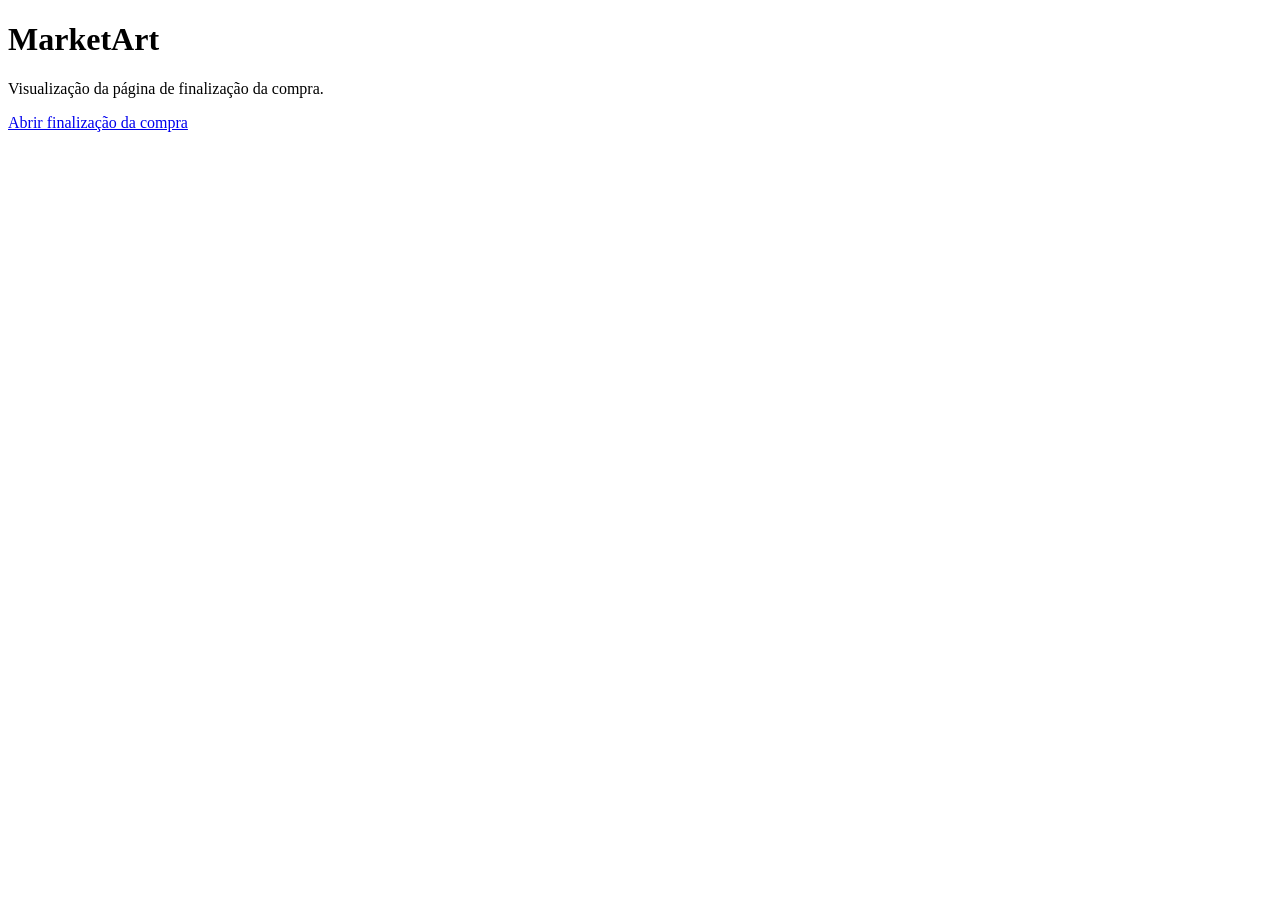
<file: index.html>
<!DOCTYPE html>
<html lang="pt-br">
<head>
    <meta charset="UTF-8">
    <meta name="viewport" content="width=device-width, initial-scale=1.0">
    <title>MarketArt | Visualização</title>
</head>
<body>
    <h1>MarketArt</h1>
    <p>Visualização da página de finalização da compra.</p>
    <p><a href="trabalho%201.0/index.html">Abrir finalização da compra</a></p>
</body>
</html>
</file>
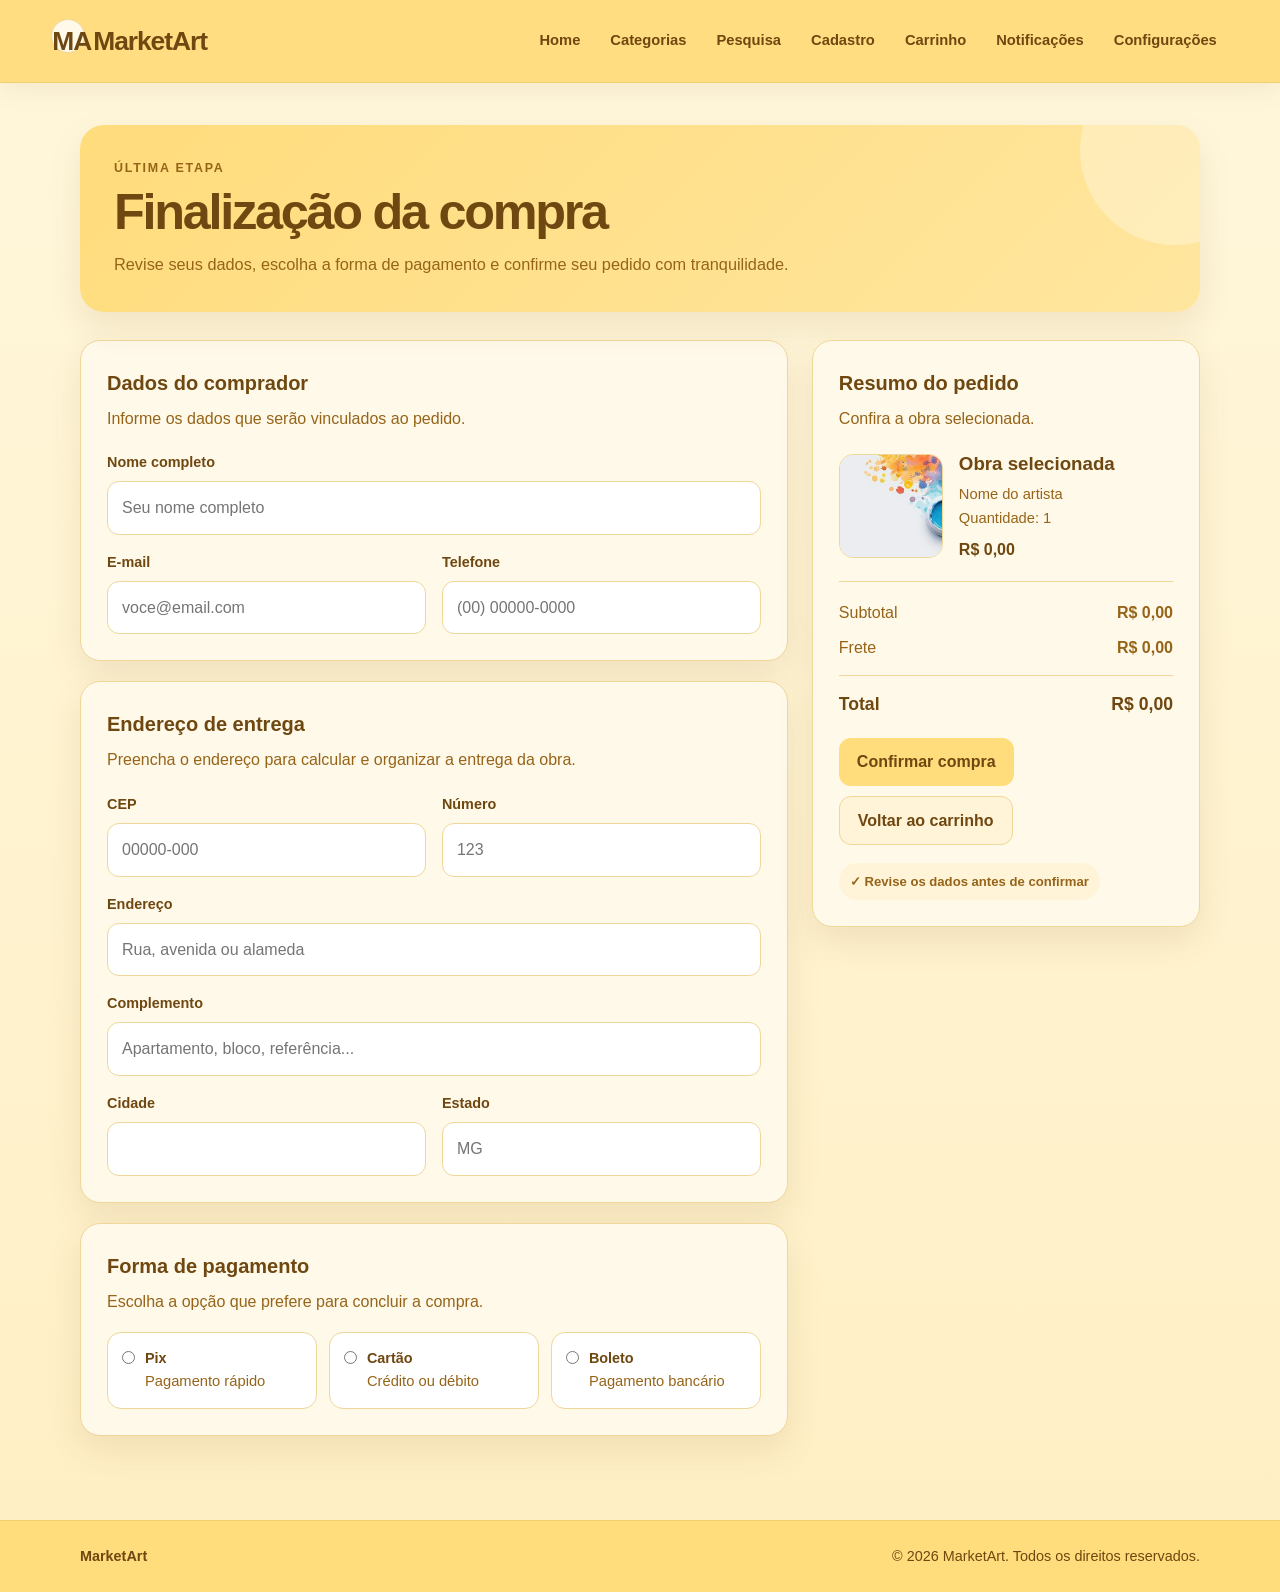
<file: trabalho 1.0/index.html>
<!DOCTYPE html>
<html lang="pt-br">
<head>
    <meta charset="UTF-8">
    <meta name="viewport" content="width=device-width, initial-scale=1.0">
    <title>Finalização da compra | MarketArt</title>
    <link rel="stylesheet" href="css/luiza.css">
</head>
<body>
    <header class="site-header">
        <div class="nav-shell">
            <a class="brand" href="pages/checkout.html"><span>MA</span>MarketArt</a>
            <nav aria-label="Navegação principal">
                <a href="pages/checkout.html">Home</a>
                <a href="pages/categorias.html">Categorias</a>
                <a href="pages/pesquisa.html">Pesquisa</a>
                <a href="pages/cadastro.html">Cadastro</a>
                <a href="pages/carrinho.html">Carrinho</a>
                <a href="pages/notificacoes.html">Notificações</a>
                <a href="pages/configuracoes.html">Configurações</a>
            </nav>
        </div>
    </header>

    <main>
        <section class="page-intro">
            <p class="eyebrow">Última etapa</p>
            <h1>Finalização da compra</h1>
            <p>Revise seus dados, escolha a forma de pagamento e confirme seu pedido com tranquilidade.</p>
        </section>

        <div class="checkout-layout">
            <div class="checkout-main">
                <section class="card">
                    <h2>Dados do comprador</h2>
                    <p class="section-copy">Informe os dados que serão vinculados ao pedido.</p>
                    <form class="form-grid">
                        <div class="field full">
                            <label for="nome">Nome completo</label>
                            <input type="text" id="nome" name="nome" placeholder="Seu nome completo" required>
                        </div>
                        <div class="field">
                            <label for="email">E-mail</label>
                            <input type="email" id="email" name="email" placeholder="voce@email.com" required>
                        </div>
                        <div class="field">
                            <label for="telefone">Telefone</label>
                            <input type="tel" id="telefone" name="telefone" placeholder="(00) 00000-0000">
                        </div>
                    </form>
                </section>

                <section class="card">
                    <h2>Endereço de entrega</h2>
                    <p class="section-copy">Preencha o endereço para calcular e organizar a entrega da obra.</p>
                    <form class="form-grid">
                        <div class="field">
                            <label for="cep">CEP</label>
                            <input type="text" id="cep" name="cep" placeholder="00000-000" required>
                        </div>
                        <div class="field">
                            <label for="numero">Número</label>
                            <input type="text" id="numero" name="numero" placeholder="123" required>
                        </div>
                        <div class="field full">
                            <label for="endereco">Endereço</label>
                            <input type="text" id="endereco" name="endereco" placeholder="Rua, avenida ou alameda" required>
                        </div>
                        <div class="field full">
                            <label for="complemento">Complemento</label>
                            <input type="text" id="complemento" name="complemento" placeholder="Apartamento, bloco, referência...">
                        </div>
                        <div class="field">
                            <label for="cidade">Cidade</label>
                            <input type="text" id="cidade" name="cidade" required>
                        </div>
                        <div class="field">
                            <label for="estado">Estado</label>
                            <input type="text" id="estado" name="estado" placeholder="MG" required>
                        </div>
                    </form>
                </section>

                <section class="card">
                    <h2>Forma de pagamento</h2>
                    <p class="section-copy">Escolha a opção que prefere para concluir a compra.</p>
                    <form class="payment-options">
                        <div class="radio-option">
                            <input type="radio" id="pix" name="pagamento" value="pix" required>
                            <label for="pix"><strong>Pix</strong><br><span class="muted">Pagamento rápido</span></label>
                        </div>
                        <div class="radio-option">
                            <input type="radio" id="cartao" name="pagamento" value="cartao">
                            <label for="cartao"><strong>Cartão</strong><br><span class="muted">Crédito ou débito</span></label>
                        </div>
                        <div class="radio-option">
                            <input type="radio" id="boleto" name="pagamento" value="boleto">
                            <label for="boleto"><strong>Boleto</strong><br><span class="muted">Pagamento bancário</span></label>
                        </div>
                    </form>
                </section>
            </div>

            <aside class="card order-summary">
                <h2>Resumo do pedido</h2>
                <p class="section-copy">Confira a obra selecionada.</p>

                <article class="order-item">
                    <img src="img/banner_art.jpg" alt="Imagem ilustrativa da obra selecionada">
                    <div>
                        <h3>Obra selecionada</h3>
                        <p class="muted">Nome do artista</p>
                        <p class="muted">Quantidade: 1</p>
                        <p class="price">R$ 0,00</p>
                    </div>
                </article>

                <div class="summary-lines">
                    <div class="summary-line"><span>Subtotal</span><strong>R$ 0,00</strong></div>
                    <div class="summary-line"><span>Frete</span><strong>R$ 0,00</strong></div>
                    <div class="summary-line total"><span>Total</span><span>R$ 0,00</span></div>
                </div>

                <div class="btn-row">
                    <button type="button">Confirmar compra</button>
                    <a class="btn secondary" href="pages/carrinho.html">Voltar ao carrinho</a>
                </div>

                <span class="info-badge">✓ Revise os dados antes de confirmar</span>
            </aside>
        </div>
    </main>

    <footer>
        <div class="footer-shell">
            <strong>MarketArt</strong>
            <span>&copy; 2026 MarketArt. Todos os direitos reservados.</span>
        </div>
    </footer>
</body>
</html>
</file>
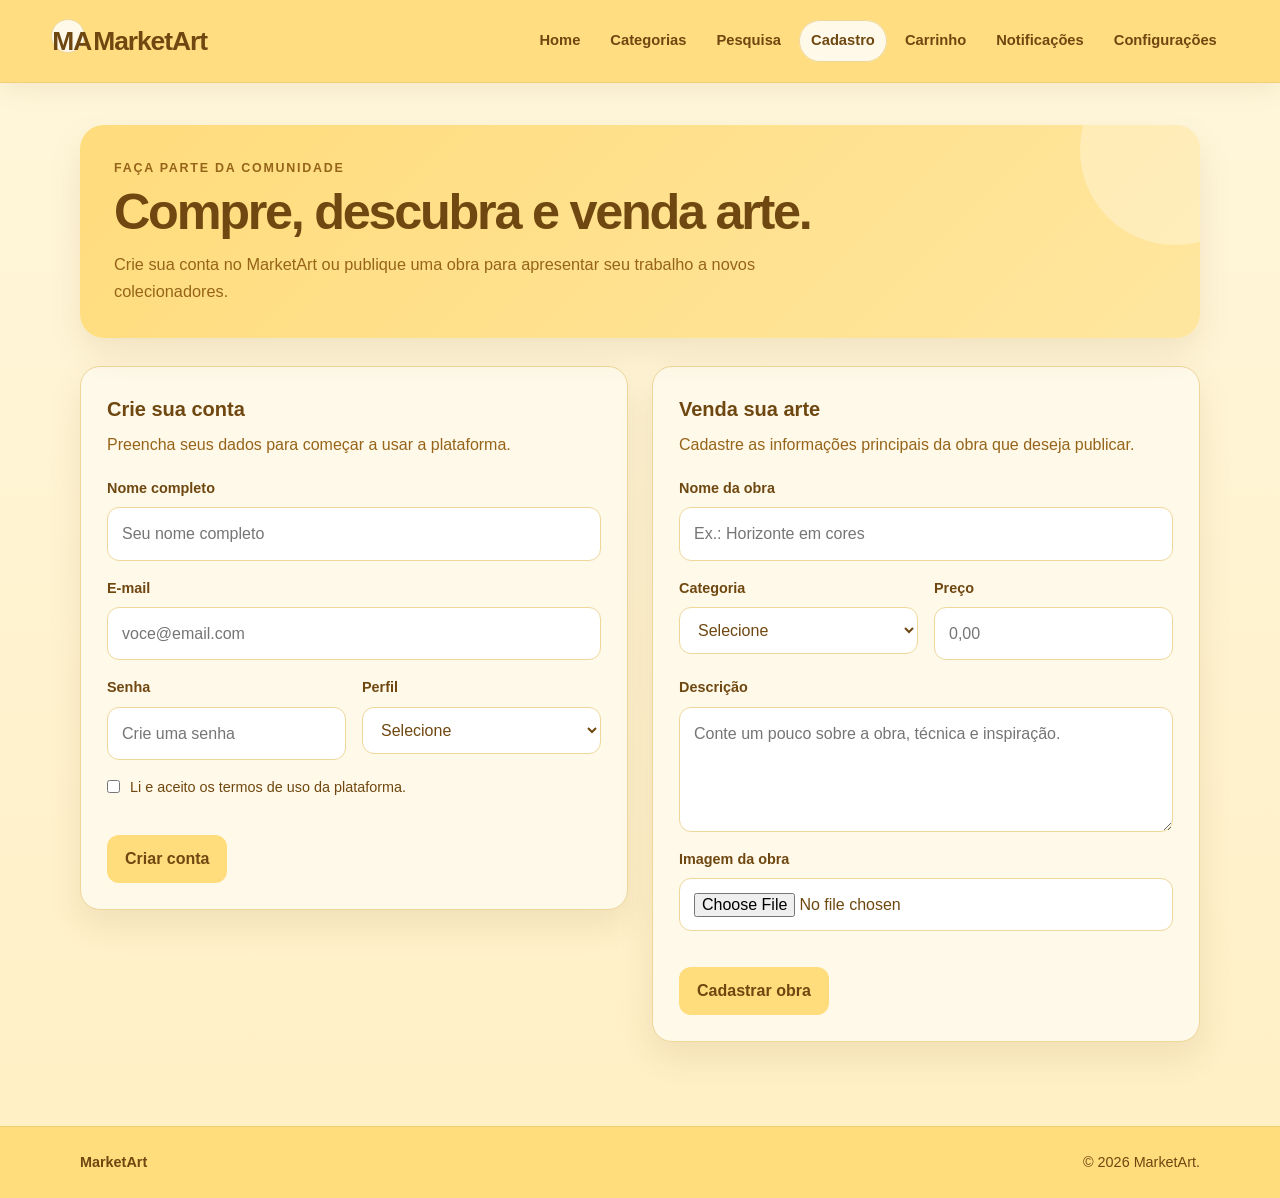
<file: trabalho 1.0/pages/cadastro.html>
<!DOCTYPE html>
<html lang="pt-br">
<head>
    <meta charset="UTF-8">
    <meta name="viewport" content="width=device-width, initial-scale=1.0">
    <title>Cadastro | MarketArt</title>
    <link rel="stylesheet" href="../css/luiza.css">
</head>
<body>
    <header class="site-header">
        <div class="nav-shell">
            <a class="brand" href="checkout.html"><span>MA</span>MarketArt</a>
            <nav aria-label="Navegação principal">
                <a href="checkout.html">Home</a>
                <a href="categorias.html">Categorias</a>
                <a href="pesquisa.html">Pesquisa</a>
                <a class="active" href="cadastro.html">Cadastro</a>
                <a href="carrinho.html">Carrinho</a>
                <a href="notificacoes.html">Notificações</a>
                <a href="configuracoes.html">Configurações</a>
            </nav>
        </div>
    </header>

    <main>
        <section class="page-intro">
            <p class="eyebrow">Faça parte da comunidade</p>
            <h1>Compre, descubra e venda arte.</h1>
            <p>Crie sua conta no MarketArt ou publique uma obra para apresentar seu trabalho a novos colecionadores.</p>
        </section>

        <div class="account-grid">
            <section class="card">
                <h2>Crie sua conta</h2>
                <p class="section-copy">Preencha seus dados para começar a usar a plataforma.</p>

                <form class="form-grid">
                    <div class="field full">
                        <label for="nome">Nome completo</label>
                        <input type="text" id="nome" name="nome" placeholder="Seu nome completo" required>
                    </div>
                    <div class="field full">
                        <label for="email">E-mail</label>
                        <input type="email" id="email" name="email" placeholder="voce@email.com" required>
                    </div>
                    <div class="field">
                        <label for="senha">Senha</label>
                        <input type="password" id="senha" name="senha" placeholder="Crie uma senha" required>
                    </div>
                    <div class="field">
                        <label for="perfil">Perfil</label>
                        <select id="perfil" name="perfil" required>
                            <option value="">Selecione</option>
                            <option value="comprador">Comprador</option>
                            <option value="artista">Artista / vendedor</option>
                        </select>
                    </div>
                    <div class="check-row full">
                        <input type="checkbox" id="termos" name="termos" required>
                        <label for="termos">Li e aceito os termos de uso da plataforma.</label>
                    </div>
                    <div class="btn-row full">
                        <button type="submit">Criar conta</button>
                    </div>
                </form>
            </section>

            <section class="card">
                <h2>Venda sua arte</h2>
                <p class="section-copy">Cadastre as informações principais da obra que deseja publicar.</p>

                <form class="form-grid">
                    <div class="field full">
                        <label for="obra">Nome da obra</label>
                        <input type="text" id="obra" name="obra" placeholder="Ex.: Horizonte em cores" required>
                    </div>
                    <div class="field">
                        <label for="categoria">Categoria</label>
                        <select id="categoria" name="categoria" required>
                            <option value="">Selecione</option>
                            <option value="ilustracao">Ilustração</option>
                            <option value="pintura">Pintura</option>
                            <option value="escultura">Escultura</option>
                            <option value="arte-digital">Arte digital</option>
                        </select>
                    </div>
                    <div class="field">
                        <label for="preco">Preço</label>
                        <input type="number" id="preco" name="preco" min="0" step="0.01" placeholder="0,00" required>
                    </div>
                    <div class="field full">
                        <label for="descricao">Descrição</label>
                        <textarea id="descricao" name="descricao" placeholder="Conte um pouco sobre a obra, técnica e inspiração." required></textarea>
                    </div>
                    <div class="field full">
                        <label for="imagem">Imagem da obra</label>
                        <input type="file" id="imagem" name="imagem" accept="image/*">
                    </div>
                    <div class="btn-row full">
                        <button type="submit">Cadastrar obra</button>
                    </div>
                </form>
            </section>
        </div>
    </main>

    <footer>
        <div class="footer-shell">
            <strong>MarketArt</strong>
            <span>&copy; 2026 MarketArt.</span>
        </div>
    </footer>
</body>
</html>
</file>
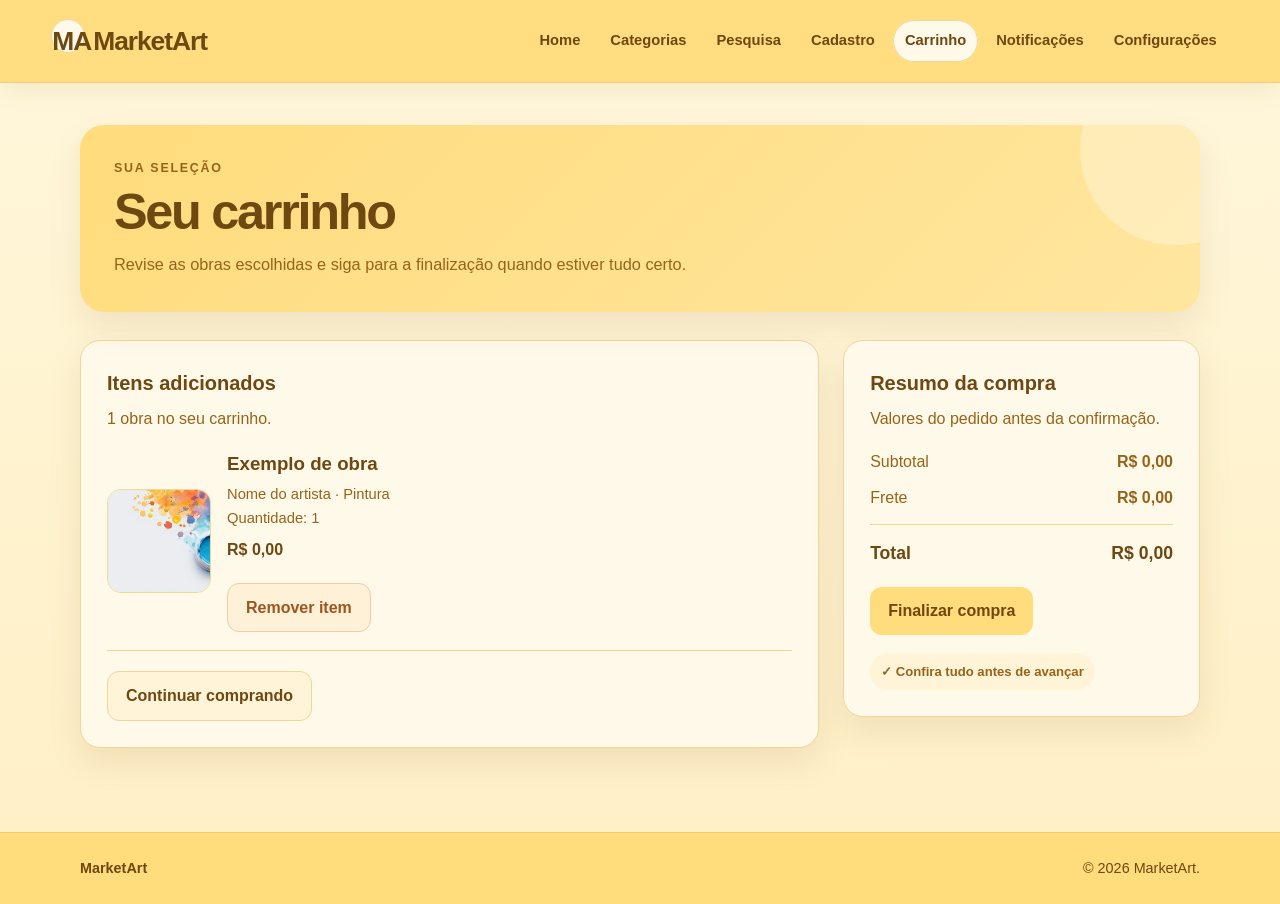
<file: trabalho 1.0/pages/carrinho.html>
<!DOCTYPE html>
<html lang="pt-br">
<head>
    <meta charset="UTF-8">
    <meta name="viewport" content="width=device-width, initial-scale=1.0">
    <title>Carrinho | MarketArt</title>
    <link rel="stylesheet" href="../css/luiza.css">
</head>
<body>
    <header class="site-header">
        <div class="nav-shell">
            <a class="brand" href="checkout.html"><span>MA</span>MarketArt</a>
            <nav aria-label="Navegação principal">
                <a href="checkout.html">Home</a>
                <a href="categorias.html">Categorias</a>
                <a href="pesquisa.html">Pesquisa</a>
                <a href="cadastro.html">Cadastro</a>
                <a class="active" href="carrinho.html">Carrinho</a>
                <a href="notificacoes.html">Notificações</a>
                <a href="configuracoes.html">Configurações</a>
            </nav>
        </div>
    </header>

    <main>
        <section class="page-intro">
            <p class="eyebrow">Sua seleção</p>
            <h1>Seu carrinho</h1>
            <p>Revise as obras escolhidas e siga para a finalização quando estiver tudo certo.</p>
        </section>

        <div class="cart-layout">
            <section class="card">
                <h2>Itens adicionados</h2>
                <p class="section-copy">1 obra no seu carrinho.</p>

                <article class="cart-item">
                    <img src="../img/banner_art.jpg" alt="Imagem ilustrativa da obra no carrinho">
                    <div>
                        <h3>Exemplo de obra</h3>
                        <p class="muted">Nome do artista · Pintura</p>
                        <p class="muted">Quantidade: 1</p>
                        <p class="price">R$ 0,00</p>
                        <div class="btn-row">
                            <button class="btn danger" type="button">Remover item</button>
                        </div>
                    </div>
                </article>

                <div class="btn-row">
                    <a class="btn secondary" href="pesquisa.html">Continuar comprando</a>
                </div>
            </section>

            <aside class="card order-summary">
                <h2>Resumo da compra</h2>
                <p class="section-copy">Valores do pedido antes da confirmação.</p>

                <div class="summary-lines">
                    <div class="summary-line"><span>Subtotal</span><strong>R$ 0,00</strong></div>
                    <div class="summary-line"><span>Frete</span><strong>R$ 0,00</strong></div>
                    <div class="summary-line total"><span>Total</span><span>R$ 0,00</span></div>
                </div>

                <div class="btn-row">
                    <a class="btn" href="../index.html">Finalizar compra</a>
                </div>

                <span class="info-badge">✓ Confira tudo antes de avançar</span>
            </aside>
        </div>
    </main>

    <footer>
        <div class="footer-shell">
            <strong>MarketArt</strong>
            <span>&copy; 2026 MarketArt.</span>
        </div>
    </footer>
</body>
</html>
</file>
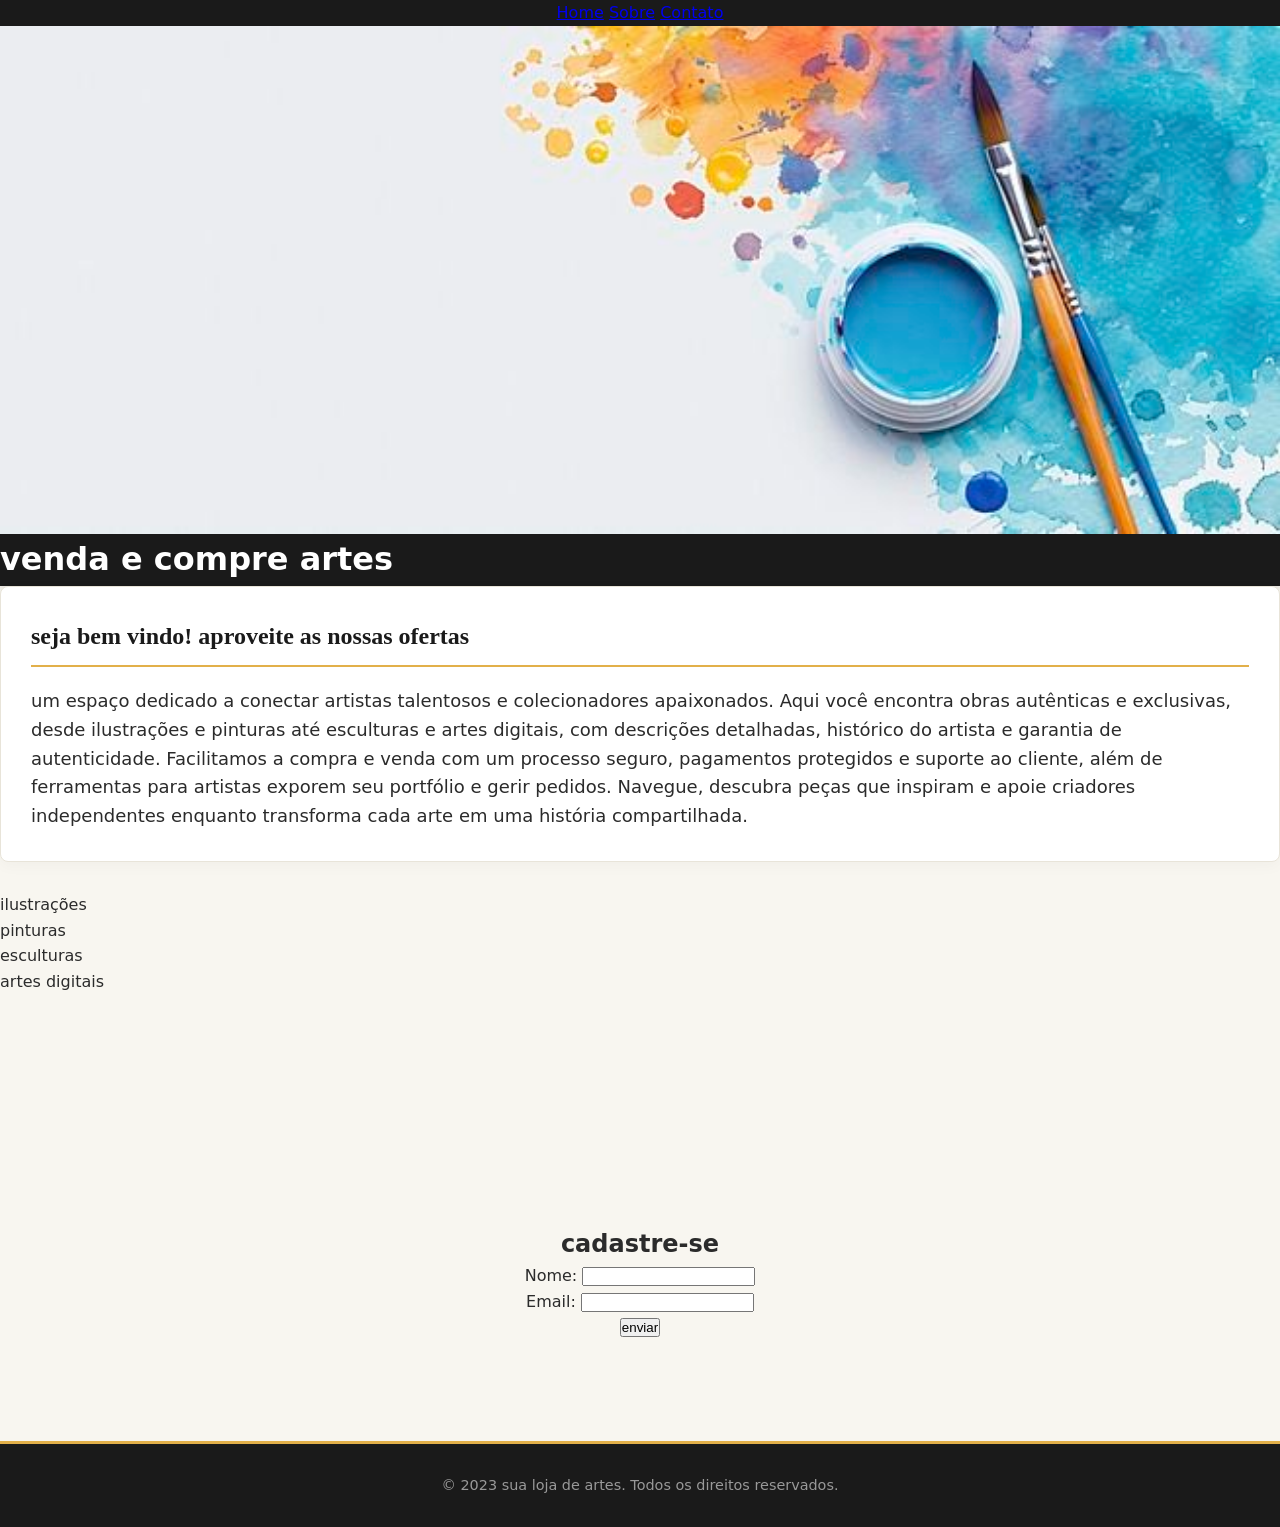
<file: trabalho 1.0/pages/checkout.html>
<!DOCTYPE html>
<html lang="pt-br">
<head>
    <meta charset="UTF-8">
    <meta name="viewport" content="width=device-width, initial-scale=1.0">
    <title>MarketArt</title>
    <link rel="stylesheet" href="../css/style.css">
</head>

<body>
    <header>
        <nav height="150px" align="center">
            <a href="#pagina inicial">Home</a> <a href="#sobre">Sobre</a> <a href="#contato">Contato</a><br/>
        </nav>

        <img src="../img/banner_art.jpg" alt="Banner de artes" align="center" width="100%" height="auto">
        <h1 id="pagina inicial">venda e compre artes</h1>
    </header>

    <main>
        <section>
            <h2> seja bem vindo! aproveite as nossas ofertas</h2>
            <p style="font-size: large;" id="sobre">um espaço dedicado a conectar artistas talentosos e
            colecionadores apaixonados. Aqui você encontra obras
            autênticas e exclusivas, desde ilustrações e pinturas
            até esculturas e artes digitais, com descrições detalhadas,
            histórico do artista e garantia de autenticidade. Facilitamos
            a compra e venda com um processo seguro, pagamentos protegidos
            e suporte ao cliente, além de ferramentas para artistas exporem
            seu portfólio e gerir pedidos. Navegue, descubra peças que inspiram
            e apoie criadores independentes enquanto transforma cada arte em uma
            história compartilhada.</p>
        </section>

        <ul>
            <li>ilustrações</li>
            <li>pinturas</li>
            <li>esculturas</li>
            <li>artes digitais</li>
        </ul>
    </main>

    <br/><br/><br/><br/><br/><br/><br/><br/><br/>

    <form align="center" action="processar_formulario.php" method="post">
        <h2 id="contato">cadastre-se</h2>
        <label for="nome">Nome:</label>
        <input type="text" id="nome" name="nome" required>
        <br/>
        <label for="email">Email:</label>
        <input type="email" id="email" name="email" required>
        <br/>
        <button type="submit">enviar</button>
    </form>

    <br/><br/>
    <footer>© 2023 sua loja de artes. Todos os direitos reservados.</footer>
</body>
</html>
</file>
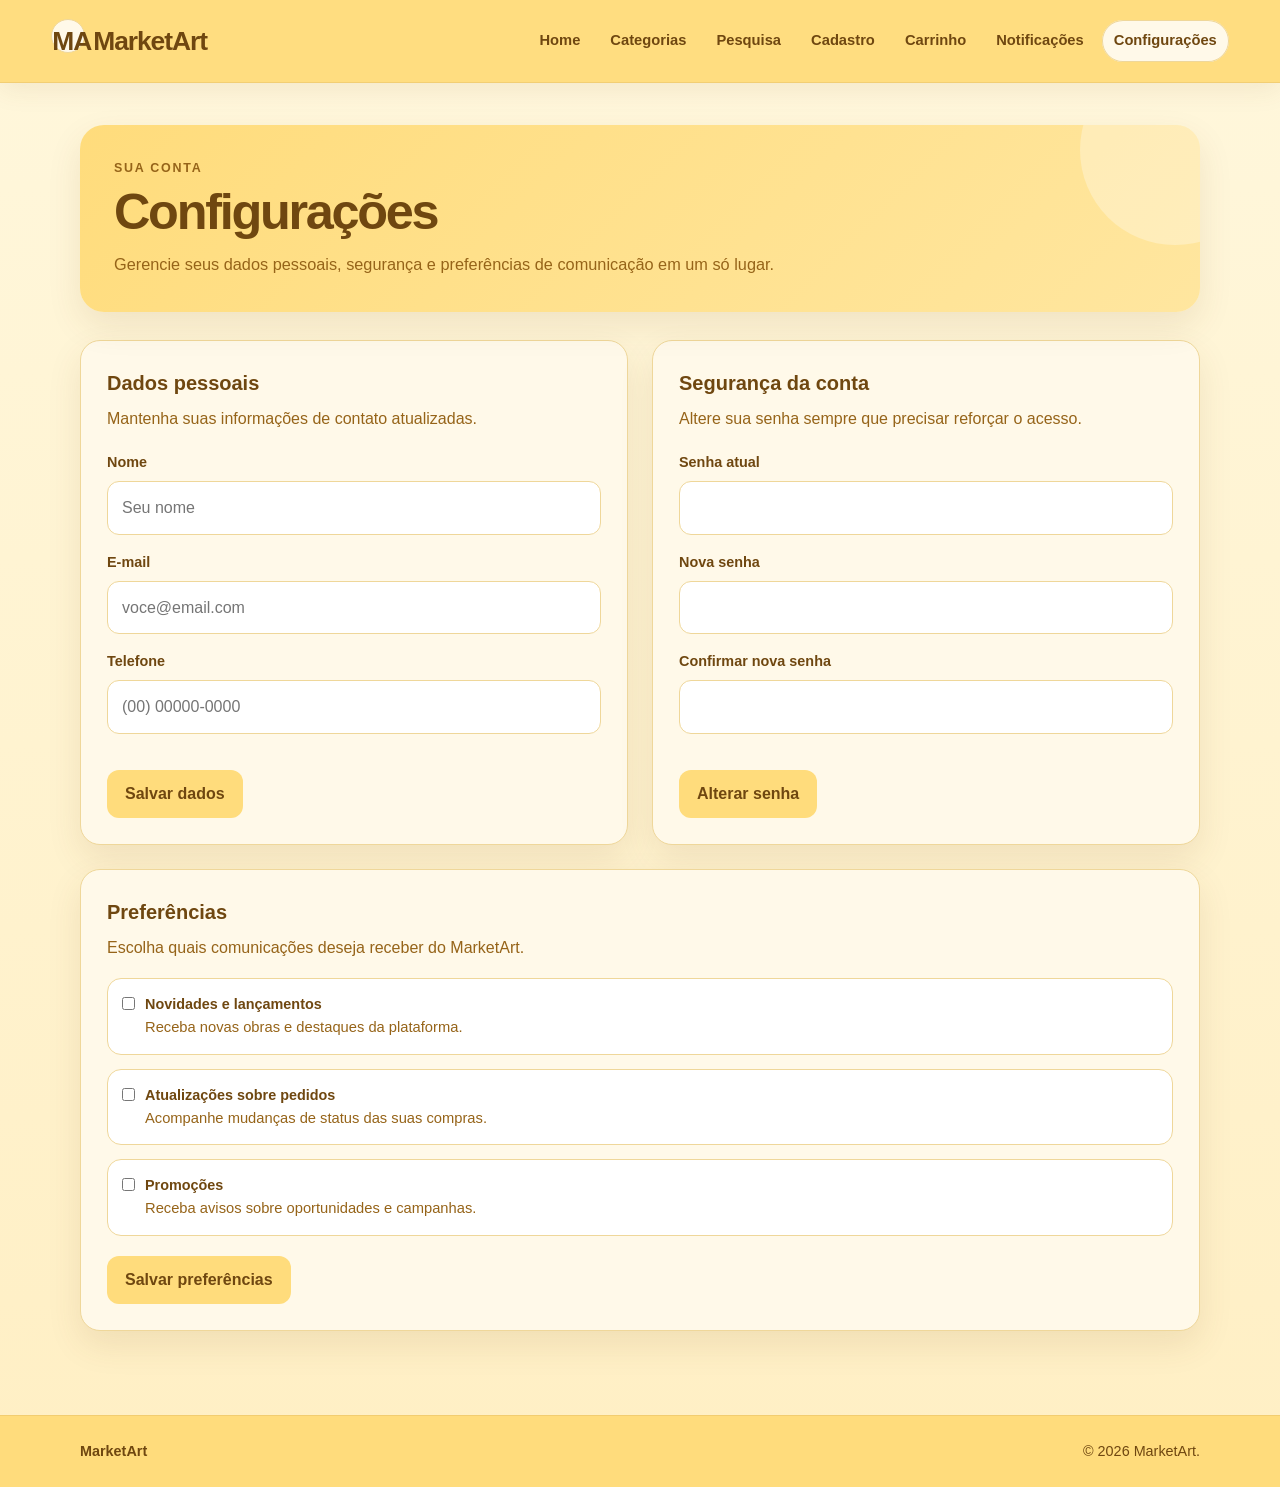
<file: trabalho 1.0/pages/configuracoes.html>
<!DOCTYPE html>
<html lang="pt-br">
<head>
    <meta charset="UTF-8">
    <meta name="viewport" content="width=device-width, initial-scale=1.0">
    <title>Configurações | MarketArt</title>
    <link rel="stylesheet" href="../css/luiza.css">
</head>
<body>
    <header class="site-header">
        <div class="nav-shell">
            <a class="brand" href="checkout.html"><span>MA</span>MarketArt</a>
            <nav aria-label="Navegação principal">
                <a href="checkout.html">Home</a>
                <a href="categorias.html">Categorias</a>
                <a href="pesquisa.html">Pesquisa</a>
                <a href="cadastro.html">Cadastro</a>
                <a href="carrinho.html">Carrinho</a>
                <a href="notificacoes.html">Notificações</a>
                <a class="active" href="configuracoes.html">Configurações</a>
            </nav>
        </div>
    </header>

    <main>
        <section class="page-intro">
            <p class="eyebrow">Sua conta</p>
            <h1>Configurações</h1>
            <p>Gerencie seus dados pessoais, segurança e preferências de comunicação em um só lugar.</p>
        </section>

        <div class="settings-grid">
            <section class="card">
                <h2>Dados pessoais</h2>
                <p class="section-copy">Mantenha suas informações de contato atualizadas.</p>
                <form class="form-grid">
                    <div class="field full">
                        <label for="nome">Nome</label>
                        <input type="text" id="nome" name="nome" placeholder="Seu nome">
                    </div>
                    <div class="field full">
                        <label for="email">E-mail</label>
                        <input type="email" id="email" name="email" placeholder="voce@email.com">
                    </div>
                    <div class="field full">
                        <label for="telefone">Telefone</label>
                        <input type="tel" id="telefone" name="telefone" placeholder="(00) 00000-0000">
                    </div>
                    <div class="btn-row full">
                        <button type="submit">Salvar dados</button>
                    </div>
                </form>
            </section>

            <section class="card">
                <h2>Segurança da conta</h2>
                <p class="section-copy">Altere sua senha sempre que precisar reforçar o acesso.</p>
                <form class="form-grid">
                    <div class="field full">
                        <label for="senha-atual">Senha atual</label>
                        <input type="password" id="senha-atual" name="senha-atual">
                    </div>
                    <div class="field full">
                        <label for="nova-senha">Nova senha</label>
                        <input type="password" id="nova-senha" name="nova-senha">
                    </div>
                    <div class="field full">
                        <label for="confirmar-senha">Confirmar nova senha</label>
                        <input type="password" id="confirmar-senha" name="confirmar-senha">
                    </div>
                    <div class="btn-row full">
                        <button type="submit">Alterar senha</button>
                    </div>
                </form>
            </section>

            <section class="card wide">
                <h2>Preferências</h2>
                <p class="section-copy">Escolha quais comunicações deseja receber do MarketArt.</p>
                <form>
                    <div class="preference-list">
                        <div class="preference-item check-row">
                            <input type="checkbox" id="novidades" name="novidades">
                            <label for="novidades"><strong>Novidades e lançamentos</strong><br><span class="muted">Receba novas obras e destaques da plataforma.</span></label>
                        </div>
                        <div class="preference-item check-row">
                            <input type="checkbox" id="pedidos" name="pedidos">
                            <label for="pedidos"><strong>Atualizações sobre pedidos</strong><br><span class="muted">Acompanhe mudanças de status das suas compras.</span></label>
                        </div>
                        <div class="preference-item check-row">
                            <input type="checkbox" id="promocoes" name="promocoes">
                            <label for="promocoes"><strong>Promoções</strong><br><span class="muted">Receba avisos sobre oportunidades e campanhas.</span></label>
                        </div>
                    </div>
                    <div class="btn-row">
                        <button type="submit">Salvar preferências</button>
                    </div>
                </form>
            </section>
        </div>
    </main>

    <footer>
        <div class="footer-shell">
            <strong>MarketArt</strong>
            <span>&copy; 2026 MarketArt.</span>
        </div>
    </footer>
</body>
</html>
</file>
<file: trabalho 1.0/css/luiza.css>
* {
    margin: 0;
    padding: 0;
    box-sizing: border-box;
}

:root {
    --bg: #ffefc4;
    --primary: #ffdc7c;
    --primary-dark: #d39a32;
    --surface: #fff9e9;
    --surface-strong: #fff4d8;
    --text: #966419;
    --text-dark: #6f4710;
    --border: #efd79a;
    --white: #ffffff;
    --shadow: 0 14px 34px rgba(111, 71, 16, 0.10);
}

html {
    scroll-behavior: smooth;
}

body {
    min-height: 100vh;
    font-family: Arial, Helvetica, sans-serif;
    background: linear-gradient(180deg, #fff7dc 0%, var(--bg) 100%);
    color: var(--text-dark);
    line-height: 1.6;
}

.site-header {
    background: rgba(255, 220, 124, 0.96);
    border-bottom: 1px solid rgba(150, 100, 25, 0.12);
    box-shadow: 0 8px 24px rgba(111, 71, 16, 0.08);
}

.nav-shell {
    width: min(1180px, 92%);
    margin: 0 auto;
    min-height: 82px;
    display: flex;
    align-items: center;
    justify-content: space-between;
    gap: 24px;
}

.brand {
    color: var(--text-dark);
    text-decoration: none;
    font-size: 1.65rem;
    font-weight: 800;
    letter-spacing: -0.04em;
}

.brand span {
    display: inline-grid;
    place-items: center;
    width: 34px;
    height: 34px;
    margin-right: 8px;
    border-radius: 50%;
    background: var(--surface);
    border: 1px solid var(--border);
}

nav {
    display: flex;
    align-items: center;
    justify-content: flex-end;
    flex-wrap: wrap;
    gap: 6px;
}

nav a {
    color: var(--text-dark);
    text-decoration: none;
    font-size: 0.92rem;
    font-weight: 700;
    padding: 9px 12px;
    border-radius: 999px;
    transition: 0.2s ease;
}

nav a:hover,
nav a.active {
    background: var(--surface);
    box-shadow: inset 0 0 0 1px var(--border);
}

main {
    width: min(1120px, 92%);
    margin: 0 auto;
    padding: 42px 0 64px;
}

.page-intro {
    margin-bottom: 28px;
    padding: 34px;
    border-radius: 24px;
    background: linear-gradient(135deg, var(--primary) 0%, #ffe69f 100%);
    box-shadow: var(--shadow);
    overflow: hidden;
    position: relative;
}

.page-intro::after {
    content: "";
    position: absolute;
    width: 190px;
    height: 190px;
    right: -70px;
    top: -70px;
    border-radius: 50%;
    background: rgba(255, 255, 255, 0.30);
}

.eyebrow {
    position: relative;
    z-index: 1;
    margin-bottom: 6px;
    color: var(--text);
    font-size: 0.78rem;
    font-weight: 800;
    letter-spacing: 0.14em;
    text-transform: uppercase;
}

.page-intro h1 {
    position: relative;
    z-index: 1;
    max-width: 720px;
    font-size: clamp(2rem, 5vw, 3.15rem);
    line-height: 1.08;
    letter-spacing: -0.045em;
    color: var(--text-dark);
}

.page-intro > p:last-child {
    position: relative;
    z-index: 1;
    max-width: 700px;
    margin-top: 12px;
    font-size: 1.02rem;
    color: var(--text);
}

.card,
section.card,
aside.card {
    background: var(--surface);
    border: 1px solid var(--border);
    border-radius: 20px;
    padding: 26px;
    box-shadow: var(--shadow);
}

.card h2 {
    margin-bottom: 7px;
    color: var(--text-dark);
    font-size: 1.25rem;
}

.card > p,
.card .section-copy {
    color: var(--text);
}

.checkout-layout,
.cart-layout,
.settings-grid,
.account-grid {
    display: grid;
    gap: 24px;
    align-items: start;
}

.checkout-layout {
    grid-template-columns: minmax(0, 1.55fr) minmax(300px, 0.85fr);
}

.checkout-main {
    display: grid;
    gap: 20px;
}

.account-grid,
.settings-grid {
    grid-template-columns: repeat(2, minmax(0, 1fr));
}

.cart-layout {
    grid-template-columns: minmax(0, 1.45fr) minmax(290px, 0.7fr);
}

.stack {
    display: grid;
    gap: 20px;
}

.form-grid {
    display: grid;
    grid-template-columns: repeat(2, minmax(0, 1fr));
    gap: 16px;
    margin-top: 20px;
}

.form-grid .full {
    grid-column: 1 / -1;
}

.field {
    display: flex;
    flex-direction: column;
    gap: 7px;
}

label {
    color: var(--text-dark);
    font-size: 0.9rem;
    font-weight: 700;
}

input[type="text"],
input[type="email"],
input[type="tel"],
input[type="password"],
input[type="number"],
input[type="file"],
select,
textarea {
    width: 100%;
    padding: 13px 14px;
    border: 1px solid var(--border);
    border-radius: 12px;
    background: var(--white);
    color: var(--text-dark);
    font: inherit;
    outline: none;
    transition: border-color 0.2s ease, box-shadow 0.2s ease;
}

input:focus,
select:focus,
textarea:focus {
    border-color: var(--primary-dark);
    box-shadow: 0 0 0 4px rgba(255, 220, 124, 0.35);
}

textarea {
    min-height: 125px;
    resize: vertical;
}

.check-row,
.radio-option {
    display: flex;
    align-items: flex-start;
    gap: 10px;
}

.check-row label,
.radio-option label {
    font-weight: 500;
}

input[type="checkbox"],
input[type="radio"] {
    margin-top: 4px;
    accent-color: var(--primary-dark);
}

.payment-options {
    display: grid;
    grid-template-columns: repeat(3, 1fr);
    gap: 12px;
    margin-top: 18px;
}

.radio-option {
    padding: 14px;
    border-radius: 14px;
    border: 1px solid var(--border);
    background: var(--white);
}

.btn-row {
    display: flex;
    flex-wrap: wrap;
    gap: 10px;
    margin-top: 20px;
}

button,
.btn {
    display: inline-flex;
    align-items: center;
    justify-content: center;
    gap: 8px;
    min-height: 44px;
    padding: 11px 18px;
    border: none;
    border-radius: 12px;
    background: var(--primary);
    color: var(--text-dark);
    font: inherit;
    font-weight: 800;
    text-decoration: none;
    cursor: pointer;
    transition: transform 0.18s ease, background-color 0.18s ease, box-shadow 0.18s ease;
}

button:hover,
.btn:hover {
    background: #ffd261;
    transform: translateY(-1px);
    box-shadow: 0 8px 18px rgba(111, 71, 16, 0.12);
}

.btn.secondary {
    background: var(--surface-strong);
    border: 1px solid var(--border);
}

.btn.danger {
    background: #fff0d8;
    color: #9c571c;
    border: 1px solid #efcda3;
}

.order-summary {
    position: sticky;
    top: 22px;
}

.order-item,
.cart-item {
    display: grid;
    grid-template-columns: 104px 1fr;
    gap: 16px;
    align-items: center;
    margin-top: 18px;
    padding-bottom: 18px;
    border-bottom: 1px solid var(--border);
}

.order-item img,
.cart-item img {
    width: 104px;
    height: 104px;
    object-fit: cover;
    border-radius: 14px;
    border: 1px solid var(--border);
}

.order-item h3,
.cart-item h3 {
    margin-bottom: 4px;
    color: var(--text-dark);
}

.muted {
    color: var(--text);
    font-size: 0.92rem;
}

.price {
    margin-top: 7px;
    color: var(--text-dark);
    font-weight: 800;
}

.summary-lines {
    display: grid;
    gap: 10px;
    margin-top: 18px;
}

.summary-line {
    display: flex;
    justify-content: space-between;
    gap: 20px;
    color: var(--text);
}

.summary-line.total {
    margin-top: 4px;
    padding-top: 14px;
    border-top: 1px solid var(--border);
    color: var(--text-dark);
    font-size: 1.1rem;
    font-weight: 800;
}

.info-badge {
    display: inline-flex;
    align-items: center;
    gap: 7px;
    margin-top: 18px;
    padding: 8px 11px;
    border-radius: 999px;
    background: var(--surface-strong);
    color: var(--text);
    font-size: 0.82rem;
    font-weight: 700;
}

.settings-grid .wide,
.account-grid .wide {
    grid-column: 1 / -1;
}

.preference-list {
    display: grid;
    gap: 14px;
    margin-top: 18px;
}

.preference-item {
    padding: 14px;
    border-radius: 14px;
    background: var(--white);
    border: 1px solid var(--border);
}

footer {
    margin-top: 20px;
    background: var(--primary);
    border-top: 1px solid rgba(150, 100, 25, 0.12);
}

.footer-shell {
    width: min(1120px, 92%);
    margin: 0 auto;
    padding: 24px 0;
    display: flex;
    justify-content: space-between;
    gap: 20px;
    color: var(--text-dark);
    font-size: 0.9rem;
}

@media (max-width: 900px) {
    .nav-shell {
        align-items: flex-start;
        flex-direction: column;
        padding: 18px 0;
    }

    nav {
        justify-content: flex-start;
    }

    .checkout-layout,
    .cart-layout,
    .account-grid,
    .settings-grid {
        grid-template-columns: 1fr;
    }

    .order-summary {
        position: static;
    }

    .settings-grid .wide,
    .account-grid .wide {
        grid-column: auto;
    }
}

@media (max-width: 620px) {
    main {
        width: min(94%, 1120px);
        padding-top: 24px;
    }

    .page-intro,
    .card,
    section.card,
    aside.card {
        padding: 20px;
        border-radius: 17px;
    }

    .form-grid,
    .payment-options {
        grid-template-columns: 1fr;
    }

    .form-grid .full {
        grid-column: auto;
    }

    .order-item,
    .cart-item {
        grid-template-columns: 78px 1fr;
    }

    .order-item img,
    .cart-item img {
        width: 78px;
        height: 78px;
    }

    .footer-shell {
        flex-direction: column;
    }
}
</file>
<file: trabalho 1.0/css/style.css>
/* ==========================================================================
   1. RESET & CONFIGURAÇÕES GERAIS
   ========================================================================== */
* {
    box-sizing: border-box;
    margin: 0;
    padding: 0;
}

body {
    font-family: 'Segoe UI', system-ui, -apple-system, sans-serif;
    background-color: #f8f6f0; /* Fundo creme suave estilo galeria */
    color: #2b2b2b;
    line-height: 1.6;
}

/* ==========================================================================
   2. CABEÇALHO & NAVEGAÇÃO
   ========================================================================== */
header {
    background-color: #1a1a1a;
    color: #ffffff;
    box-shadow: 0 2px 10px rgba(0,0,0,0.15);
}

.header-container {
    max-width: 1200px;
    margin: 0 auto;
    padding: 15px 20px;
    display: flex;
    justify-content: space-between;
    align-items: center;
    flex-wrap: wrap;
}

.logo h1 {
    font-family: 'Georgia', serif;
    font-size: 1.8rem;
    color: #e2b04a; /* Tom dourado */
    letter-spacing: 1px;
}

nav ul {
    display: flex;
    list-style: none;
    gap: 20px;
}

nav ul li a {
    color: #e0e0e0;
    text-decoration: none;
    font-weight: 500;
    font-size: 0.95rem;
    text-transform: uppercase;
    letter-spacing: 0.5px;
    transition: color 0.3s ease;
}

nav ul li a:hover {
    color: #e2b04a;
}

/* Banner Hero */
.hero-banner {
    background: linear-gradient(rgba(0,0,0,0.6), rgba(0,0,0,0.6)), url('../img/banner_art.jpg') center/cover no-repeat;
    min-height: 250px;
    display: flex;
    flex-direction: column;
    justify-content: center;
    align-items: center;
    text-align: center;
    color: #ffffff;
    padding: 40px 20px;
    border-bottom: 4px solid #e2b04a;
}

.hero-banner h2 {
    font-family: 'Georgia', serif;
    font-size: 2.2rem;
    color: #f3e5ab;
    margin-bottom: 8px;
}

.hero-banner p {
    font-size: 1.1rem;
    color: #d0c8b8;
    max-width: 600px;
}

/* ==========================================================================
   3. ESTRUTURA PRINCIPAL (MAIN + SIDEBAR)
   ========================================================================== */
.container-principal {
    max-width: 1200px;
    margin: 40px auto;
    padding: 0 20px;
    display: flex;
    gap: 30px;
}

main {
    flex: 3; /* Ocupa ~75% da largura */
}

aside {
    flex: 1; /* Ocupa ~25% da largura */
    display: flex;
    flex-direction: column;
    gap: 20px;
}

/* Estilo Padrão das Seções */
section {
    background: #ffffff;
    padding: 30px;
    margin-bottom: 30px;
    border-radius: 8px;
    box-shadow: 0 4px 15px rgba(0,0,0,0.03);
    border: 1px solid #e8e4d9;
}

section h2 {
    font-family: 'Georgia', serif;
    font-size: 1.5rem;
    color: #1a1a1a;
    margin-bottom: 20px;
    padding-bottom: 10px;
    border-bottom: 2px solid #e2b04a;
}

/* Grid do Catálogo de Categorias */
.grid-categorias {
    display: grid;
    grid-template-columns: repeat(auto-fit, minmax(220px, 1fr));
    gap: 20px;
}

.card-categoria {
    background: #faf8f3;
    border: 1px solid #ebdcb9;
    border-radius: 6px;
    padding: 20px;
    transition: transform 0.3s ease, box-shadow 0.3s ease;
}

.card-categoria:hover {
    transform: translateY(-5px);
    box-shadow: 0 6px 15px rgba(226, 176, 74, 0.2);
}

.card-categoria h3 {
    color: #8c5d1e;
    font-size: 1.1rem;
    margin-bottom: 8px;
}

.card-categoria p {
    font-size: 0.9rem;
    color: #666;
}

/* ==========================================================================
   4. FORMULÁRIOS (CADASTRO E CONTATO)
   ========================================================================== */
.form-group {
    margin-bottom: 18px;
}

.form-group label {
    display: block;
    font-weight: 600;
    font-size: 0.9rem;
    color: #444;
    margin-bottom: 6px;
}

.form-group input, 
.form-group select, 
.form-group textarea {
    width: 100%;
    padding: 12px;
    border: 1px solid #cccccc;
    border-radius: 6px;
    font-size: 0.95rem;
    background-color: #fafafa;
    transition: border-color 0.3s ease;
}

.form-group input:focus, 
.form-group select:focus, 
.form-group textarea:focus {
    outline: none;
    border-color: #e2b04a;
    background-color: #ffffff;
}

.btn-submit {
    background-color: #e2b04a;
    color: #1a1a1a;
    font-weight: bold;
    padding: 12px 28px;
    border: none;
    border-radius: 6px;
    cursor: pointer;
    font-size: 0.95rem;
    text-transform: uppercase;
    letter-spacing: 0.5px;
    transition: background-color 0.3s ease;
}

.btn-submit:hover {
    background-color: #c99833;
}

/* Seção de Contato Estruturada em Grid */
.contact-container {
    display: grid;
    grid-template-columns: 1fr 1.5fr;
    gap: 25px;
}

.info-box {
    background: #fdfbf7;
    border-left: 4px solid #e2b04a;
    padding: 12px 15px;
    margin-bottom: 12px;
    border-radius: 0 6px 6px 0;
}

.info-box h4 {
    font-size: 0.95rem;
    color: #1a1a1a;
    margin-bottom: 3px;
}

.info-box p {
    font-size: 0.88rem;
    color: #666;
}

/* ==========================================================================
   5. BARRA LATERAL (SIDEBAR / ASIDE)
   ========================================================================== */
.widget {
    background: #ffffff;
    padding: 20px;
    border-radius: 8px;
    border: 1px solid #e8e4d9;
    box-shadow: 0 2px 10px rgba(0,0,0,0.03);
}

.widget h3 {
    font-size: 1.1rem;
    color: #1a1a1a;
    margin-bottom: 15px;
    padding-bottom: 6px;
    border-bottom: 2px solid #e2b04a;
}

.widget ul {
    list-style: none;
}

.widget ul li {
    padding: 10px 0;
    border-bottom: 1px dashed #eee;
    font-size: 0.9rem;
}

.widget ul li:last-child {
    border-bottom: none;
}

.widget ul li a {
    color: #555;
    text-decoration: none;
    transition: color 0.2s ease;
}

.widget ul li a:hover {
    color: #e2b04a;
    font-weight: 600;
}

/* ==========================================================================
   6. RODAPÉ
   ========================================================================== */
footer {
    background-color: #1a1a1a;
    color: #999999;
    padding: 30px 20px;
    text-align: center;
    font-size: 0.9rem;
    margin-top: 50px;
    border-top: 3px solid #e2b04a;
}

footer p {
    margin-bottom: 5px;
}

/* ==========================================================================
   7. RESPONSIVIDADE (MOBILE / TABLET)
   ========================================================================== */
@media (max-width: 850px) {
    .container-principal {
        flex-direction: column;
    }

    .contact-container {
        grid-template-columns: 1fr;
    }

    .header-container {
        flex-direction: column;
        gap: 15px;
    }

    nav ul {
        flex-wrap: wrap;
        justify-content: center;
    }
}
</file>
